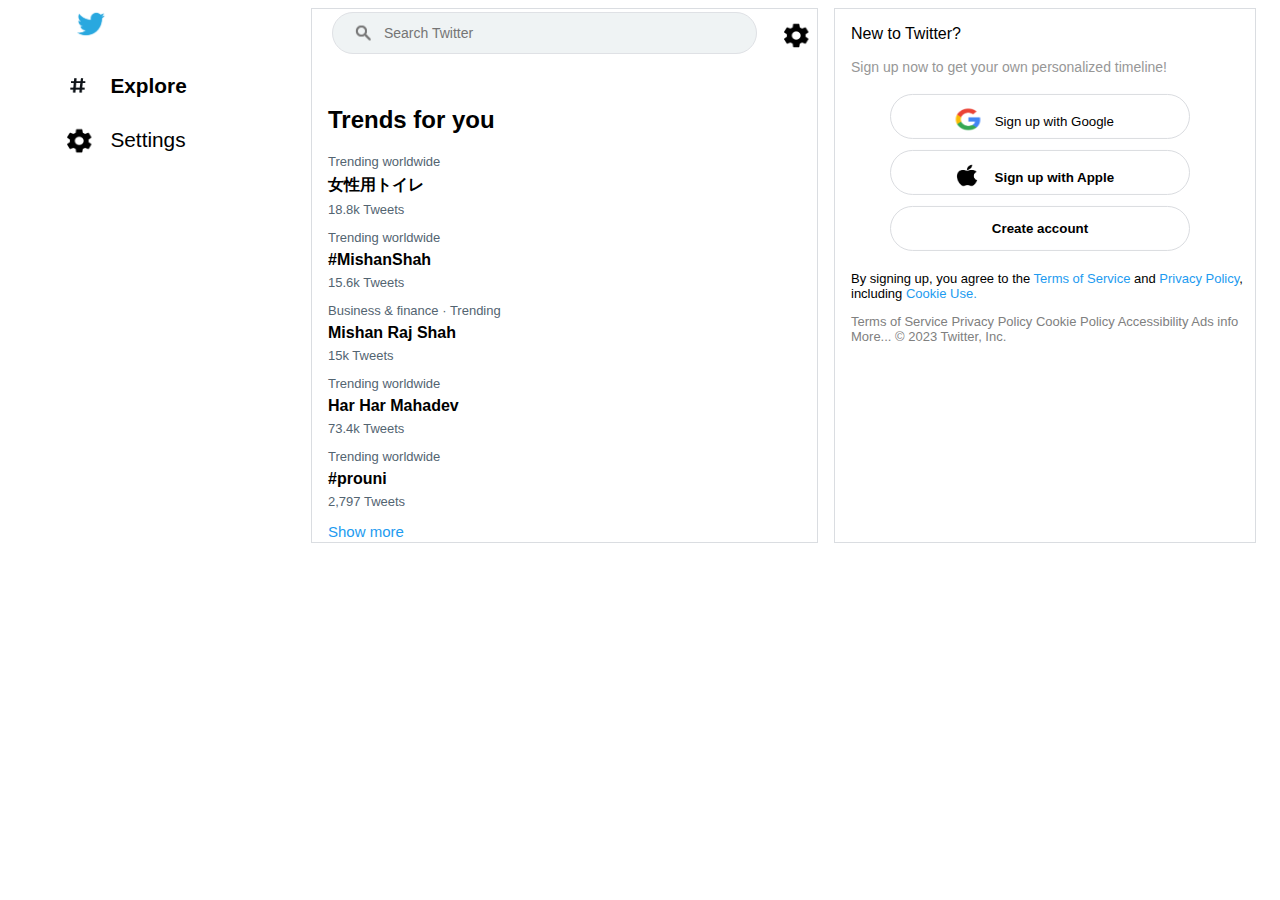
<file: index.html>
<!DOCTYPE html>
<html lang="en">

<head>
  <meta charset="UTF-8" />
  <meta http-equiv="X-UA-Compatible" content="IE=edge" />
  <meta name="viewport" content="width=device-width, initial-scale=1.0" />
  <title>Explore / Twitter</title>
  <link rel="stylesheet" href="style.css" />
  <link rel="shortcut icon" href="twitter logo.png" type="image/x-icon" />
</head>

<body>
  <div class="container">
    <div class="main">
      <span class="explore">
        <img class="twitterlogo" src="twitter logo.png" alt="Twitter logo" />
        <p class="text-inside-explore-same"> <img class="hastag-explore" src="hastag.png" alt=""> Explore</p>
        <p class="text-inside-explore-settings"> <img class="settingsicon" src="settings.png " alt=""> Settings</p>
      </span>
      <div class="middle-search">
        <div class="img-searchbox">
          <img src="search-twitter.png" alt="" />
          <input type="text" class="search-input" placeholder="Search Twitter" aria-label="Search query" />
        </div>
        <img class="search-side-settings" src="settings.png" alt="">
        <div class="middlelldiv">
          <h2 class="trendsforyou">Trends for you</h2>
          <div class="trending">
            <p class="worldwide">Trending worldwide</p>
            <p class="tweetsTitle">女性用トイレ</p>
            <p class="tweetsCounts">18.8k Tweets</p>
          </div>
          <div class="trending">
            <p class="worldwide">Trending worldwide</p>
            <p class="tweetsTitle">#MishanShah</p>
            <p class="tweetsCounts">15.6k Tweets</p>
          </div>
          <div class="trending">
            <p class="worldwide">Business & finance · Trending</p>
            <p class="tweetsTitle">Mishan Raj Shah</p>
            <p class="tweetsCounts">15k Tweets</p>
          </div>
          <div class="trending">
            <p class="worldwide">Trending worldwide</p>
            <p class="tweetsTitle">Har Har Mahadev</p>
            <p class="tweetsCounts">73.4k Tweets</p>
          </div>
          <div class="trending">
            <p class="worldwide">Trending worldwide</p>
            <p class="tweetsTitle">#prouni</p>
            <p class="tweetsCounts">2,797 Tweets</p>
          </div>
          <div class="showmore">
            <a href="#">Show more</a>
          </div>
        </div>
      </div>
      <div class="newtotwitter">
        <div class="newtotwittertext">
          <p class="new-twitter">New to Twitter?</p>
          <p class="get-your-own">Sign up now to get your own personalized timeline!</p>
        </div>
        <div class="button-google">
          <button type="button" class="btn"> <img src="google-button-logo.png" alt="google"> Sign up with
            Google</button>
        </div>
        <div class="button-apple">
          <button type="button" class="btn"> <img src="pngegg.png" alt="apple"> Sign up with Apple</button>
        </div>
        <div class="button-create">
          <button type="button" class="btn" alt="create account">Create account</button>
        </div>
        <div class="sign-terms-privacy">
          <p>
            By signing up, you agree to the
            <a href="#">Terms of Service</a> and
            <a href="#">Privacy Policy</a>, including
            <a href="#">Cookie Use.</a>
          </p>
        </div>
        <div class="terms-accessibility-ads-more">
          <p>
            <a href="#">Terms of Service</a>
            <a href="#">Privacy Policy</a>
            <a href="#">Cookie Policy</a>
            <a href="#">Accessibility</a>
            <a href="#">Ads info</a>
            <a href="#">More...</a>
            © 2023 Twitter, Inc.
          </p>
        </div>
      </div>
      <!-- this is the ending of main div  -->
    </div>
    <!-- this is the ending of container div  -->
  </div>
</body>

</html>
</file>
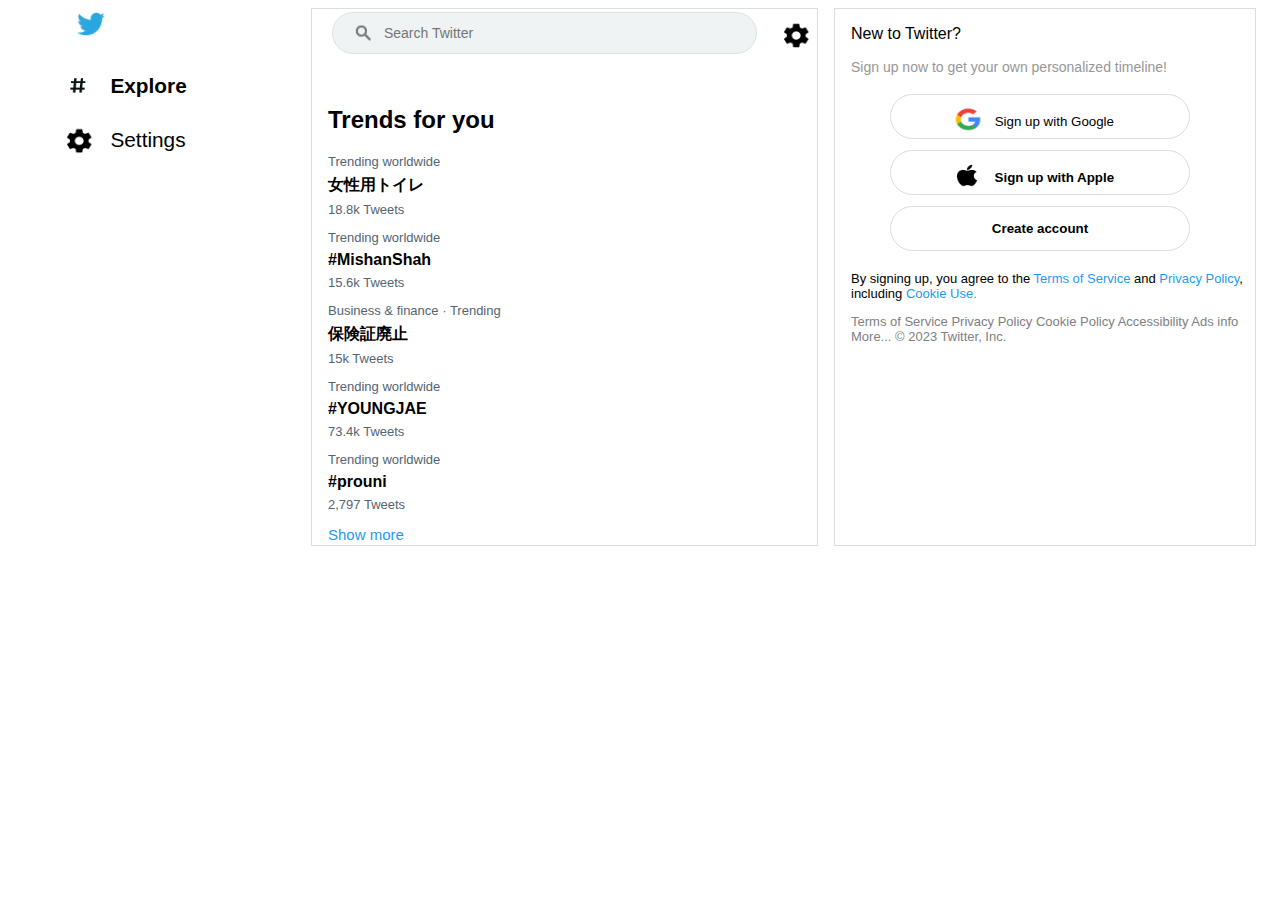
<file: codes/index.html>
<!DOCTYPE html>
<html lang="en">
  <head>
    <meta charset="UTF-8" />
    <meta http-equiv="X-UA-Compatible" content="IE=edge" />
    <meta name="viewport" content="width=device-width, initial-scale=1.0" />
    <title>Explore / Twitter</title>
    <link rel="stylesheet" href="style.css" />
    <link
      rel="shortcut icon"
      href="../Images/twitter logo.png"
      type="image/x-icon"
    />
  </head>
  <body>
    <div class="container">
      <div class="main">
        <span class="explore">
          <img class="twitterlogo" src="../Images/twitter logo.png" alt="Twitter logo" />
          <p class="text-inside-explore-same"> <img class="hastag-explore" src="../Images/hastag.png" alt=""> Explore</p>
          <p class="text-inside-explore-settings"> <img class="settingsicon" src="../Images/settings.png " alt=""> Settings</p>
        </span>
        <div class="middle-search">
          <div class="img-searchbox">
            <img src="../Images/search-twitter.png" alt="" />
            <input
            type="text"
            class="search-input"
            placeholder="Search Twitter"
            aria-label="Search query"
            />
          </div>
          <img class="search-side-settings" src="../Images/settings.png" alt="">
          <div class="middlelldiv">
            <h2 class="trendsforyou">Trends for you</h2>
            <div class="trending1">
              <p class="worldwide1">Trending worldwide</p>
              <p class="firsttweets">女性用トイレ</p>
              <p class="tweets1">18.8k Tweets</p>
            </div>
            <div class="trending2">
              <p class="worldwide2">Trending worldwide</p>
              <p class="secondtweets">#MishanShah</p>
              <p class="tweets2">15.6k Tweets</p>
            </div>
            <div class="trending3">
              <p class="worldwide3">Business & finance · Trending</p>
              <p class="thirdtweets">保険証廃止</p>
              <p class="tweets3">15k Tweets</p>
            </div>
            <div class="trending4">
              <p class="worldwide4">Trending worldwide</p>
              <p class="fourthtweets">#YOUNGJAE</p>
              <p class="tweets4">73.4k Tweets</p>
            </div>
            <div class="trending5">
              <p class="worldwide5">Trending worldwide</p>
              <p class="fifthtweets">#prouni</p>
              <p class="tweets5">2,797 Tweets</p>
            </div>
            <div class="showmore">
              <a href="#">Show more</a>
            </div>
          </div>
        </div>
        <div class="newtotwitter">
          <div class="newtotwittertext">
            <p class="new-twitter">New to Twitter?</p>
            <p class="get-your-own">Sign up now to get your own personalized timeline!</p>
          </div>
          <div class="button-google">
            <button> <img src="../Images/google-button-logo.png"> Sign up with Google</button>
          </div>
          <div class="button-apple">
            <button> <img src="../Images/pngegg.png" > Sign up with Apple</button>
          </div>
          <div class="button-create">
            <button>Create account</button>
          </div>
          <div class="sign-terms-privacy">
            <p>
              By signing up, you agree to the
              <a href="#">Terms of Service</a> and
              <a href="#">Privacy Policy</a>, including
              <a href="#">Cookie Use.</a>
            </p>
          </div>
          <div class="terms-accessibility-ads-more">
            <p>
              <a href="#">Terms of Service</a>
              <a href="#">Privacy Policy</a>
              <a href="#">Cookie Policy</a>
              <a href="#">Accessibility</a>
              <a href="#">Ads info</a>
              <a href="#">More...</a>
              © 2023 Twitter, Inc.
            </p>
          </div>
        </div>
        <!-- this is the ending of main div  -->
      </div>
      <!-- this is the ending of container div  -->
    </div>
  </body>
</html>
</file>
<file: style.css>
* {
  font-family: Helvetica Neue, Helvetica, Arial, sans-serif;
}

.container {
  width: 100%;
  display: flex;
  /* justify-content: space-between; */

}

.main {
  display: flex;
  width: 100%;
}

.explore {
  width: 30%;
}

.twitterlogo {
  width: 2rem;
  height: 2rem;
}

.explore>img,
.text-inside-explore-same,
.text-inside-explore-settings {
  margin-left: 22%;
}

.text-inside-explore-same,
.text-inside-explore-settings {
  color: black;
  font-size: 1.3rem;
}

.text-inside-explore-same:hover,
.text-inside-explore-settings:hover {
  background-color: rgb(224, 222, 222);
  margin-left: 22%;
  border-radius: 5% 5%;
  padding-inline-start: 1rem;
  padding-left: -10%;
}

.text-inside-explore-same {
  font-weight: 600;
}

.hastag-explore {
  position: relative;
  width: 30px;
  height: 28px;
  transform: translate(-38%, 20%);
}

.settingsicon {
  position: relative;
  width: 30px;
  height: 28px;
  transform: translate(-36%, 28%);
}

.search-side-settings {
  width: 30px;
  height: 28px;
  transform: translate(1564%, -116%);
}

.middle-search {
  width: 50%;
  align-items: center;
}

.middle-search {
  border-style: solid;
  border-width: 1px 1px 1px 1px;
  border-color: #dadde1;
}

.img-searchbox [type="text"] {
  color: rgb(10, 10, 10);
  padding-left: 10%;
  font-size: 14px;
}

.img-searchbox input {
  border-radius: 30px;
  box-sizing: content-box;
  height: 38px;
  width: 370px;
  border: 1px solid #dfe1e5;
  margin: 0 auto;
  margin-top: 3px;
  outline: #dfe1e5;
  background-color: #EFF3F4;

}

.img-searchbox input:focus {
  background-color: #fff;
  outline: 1px solid #1d9bf0;
}

.img-searchbox>img {
  transform: translate(268%, 17%);
}

.trendsforyou,
.trending,
.showmore>a {
  margin-left: 1rem;
}

.trending:hover {
  background-color: #e6e6e6;
}

.worldwide {
  margin-bottom: -10px;
  color: #536471;
  font-size: 13px;
}

.tweetsCounts {
  margin-top: -10px;
  color: #536471;
  font-size: 13px;
}

.tweetsTitle {
  font-weight: 600;
}

.showmore>a {
  text-decoration: none;
  font-size: 15px;
  line-height: 20px;
  color: #1d9bf0;
}

.newtotwitter {
  width: 40%;
  margin-left: 1rem;
  margin-right: 1rem;
  padding-left: 1rem;
  padding-bottom: 1rem;
  border-style: solid;
  border-width: 1px 1px 1px 1px;
  border-color: #dadde1;

}

/* text section of .newtotwittertext and .get-your-own text inside newtotwitter  */
.new-twittertext {
  size: 19vh;
  font-weight: bold;
  line-height: 24px;
  color: #0f1419;
}

.get-your-own {
  font-size: 14px;
  line-height: 16px;
  color: #979797;
  font-weight: 500;
}

/* using all div class at once to manipulate the button sizes and
colors and other features to reduce code */
.btn {
  height: 45px;
  background-color: #fff;
  outline: #fff;
  border: 1px solid #dadce0;
  border-radius: 40px;
  transform: translate(13%, 11%);
  width: 300px;
  max-width: 400px;
  min-width: min-content;
  margin-bottom: 0.7rem;
  cursor: pointer;

}

/* for button logos  */
.button-google>button>img {
  width: 25px;
  height: 22px;
  transform: translate(-42%, 20%);

}

.button-apple>button>img {
  width: 25px;
  height: 22px;
  transform: translate(-46%, 20%);
}

/* to bold  */
.button-create>button,
.button-apple>button {
  font-weight: bolder;

}

.sign-terms-privacy>p {
  font-size: 13px;
  font-weight: 500;
}

.sign-terms-privacy>p>a {
  color: rgb(29, 155, 240);
  text-decoration: none;
  font-size: 13px;
  font-weight: 500;
}

.terms-accessibility-ads-more>p,
.terms-accessibility-ads-more>p>a {
  color: grey;
  text-decoration: none;
  font-size: 13px;
}

.terms-accessibility-ads-more>p>a:hover,
.sign-terms-privacy>p>a:hover {
  text-decoration: underline;
}
</file>
<file: codes/style.css>
*{
  font-family: Helvetica Neue,Helvetica,Arial,sans-serif;
}
.container {
  width: 100%;
  display: flex;
  /* justify-content: space-between; */

}
.main {
  display: flex;
  width: 100%;
}
.explore {
  width: 30%;
}
.twitterlogo {
  width: 2rem;
  height: 2rem;
}
.explore > img, .text-inside-explore-same, .text-inside-explore-settings{
  margin-left: 22%;
}
.text-inside-explore-same, .text-inside-explore-settings {
  color: black;
  font-size: 1.3rem;
}
.text-inside-explore-same:hover, .text-inside-explore-settings:hover {
  background-color: rgb(224, 222, 222) ;
  margin-left: 22%;
  border-radius: 5% 5%;
  padding-inline-start: 1rem;
  padding-left: -10%;
}
.text-inside-explore-same {
  font-weight: 600;
}
.hastag-explore {
  position: relative;
  width: 30px;
  height: 28px;
  transform: translate(-38%, 20%);
}
.settingsicon {
  position: relative;
  width: 30px;
  height: 28px;
  transform: translate(-36%, 28%);
}
.search-side-settings {
  width: 30px;
  height: 28px;
  transform: translate(1564%, -116%); 
}
.middle-search {
  width: 50%;
  align-items: center;
}
.middle-search {
  border-style: solid;
  border-width: 1px 1px 1px 1px;
  border-color: #dadde1;
}
.img-searchbox [type="text"] {
  color: rgb(10, 10, 10);
  padding-left: 10%;
  font-size: 14px;
}
.img-searchbox input {
  border-radius: 30px;
  box-sizing: content-box;
  height: 38px;
  width: 370px;
  border: 1px solid #dfe1e5;
  margin: 0 auto;
  margin-top: 3px;
  outline: #dfe1e5;
  background-color: #EFF3F4;

}
.img-searchbox input:focus {
  background-color: #fff;
  outline: 1px solid #1d9bf0;
}
.img-searchbox>img {
  transform: translate(268%, 17%);
}
.trendsforyou,
.trending1, .trending2, .trending3, .trending4, .trending5, .showmore > a {
  margin-left: 1rem;
}
.trending1:hover,.trending2:hover,.trending3:hover,.trending4:hover,.trending5:hover{
  background-color: #e6e6e6;
}
.worldwide1,.worldwide2,.worldwide3,.worldwide4,.worldwide5{
  margin-bottom: -10px;
  color: #536471;
  font-size: 13px;
}
.tweets1,.tweets2,.tweets3,.tweets4,.tweets5 {
  margin-top: -10px;
  color: #536471;
  font-size: 13px;
}
.firsttweets,.secondtweets,.thirdtweets,.fourthtweets,.fifthtweets{
  font-weight:600;
}
.showmore>a{
  text-decoration: none;
  font-size: 15px;
  line-height: 20px;
  color: #1d9bf0;
}
.newtotwitter {
  width: 40%;
  margin-left: 1rem;
  margin-right: 1rem;
  padding-left: 1rem;
  padding-bottom: 1rem;
  border-style: solid;
  border-width: 1px 1px 1px 1px;
  border-color: #dadde1;
  
}
/* text section of .newtotwittertext and .get-your-own text inside newtotwitter  */
.new-twittertext {
  size: 19vh;
  font-weight: bold;
  line-height: 24px;
  color: #0f1419;
}
.get-your-own {
  font-size: 14px;
  line-height: 16px;
  color: #979797;
  font-weight: 500;
}
/* using all div class at once to manipulate the button sizes and
colors and other features to reduce code */
.button-google button, .button-apple button,.button-create button {
  height: 45px;
 background-color:#fff;
 outline: #fff;
 border: 1px solid #dadce0;   
 border-radius: 40px;
 transform: translate(13%, 11%);  
 width: 300px;
 max-width: 400px;
 min-width: min-content;
 margin-bottom: 0.7rem;

}
/* for button logos  */
.button-google>button > img {
  width: 25px;
  height: 22px;
  transform: translate(-42%, 20%);

}
.button-apple>button>img {
  width: 25px;
  height: 22px;
  transform: translate(-46%, 20%);
}
/* to bold  */
.button-create>button, .button-apple>button{
  font-weight: bolder;

}
.sign-terms-privacy>p {
  font-size: 13px;
  font-weight: 500;
}
.sign-terms-privacy>p>a {
  color: rgb(29, 155, 240);
  text-decoration: none;
  font-size: 13px;
  font-weight: 500;
}
.terms-accessibility-ads-more>p, .terms-accessibility-ads-more>p>a {
  color: grey;
  text-decoration: none;
  font-size: 13px;
}
.terms-accessibility-ads-more>p>a:hover, 
  .sign-terms-privacy>p>a:hover  { 
  text-decoration: underline;
}
</file>
